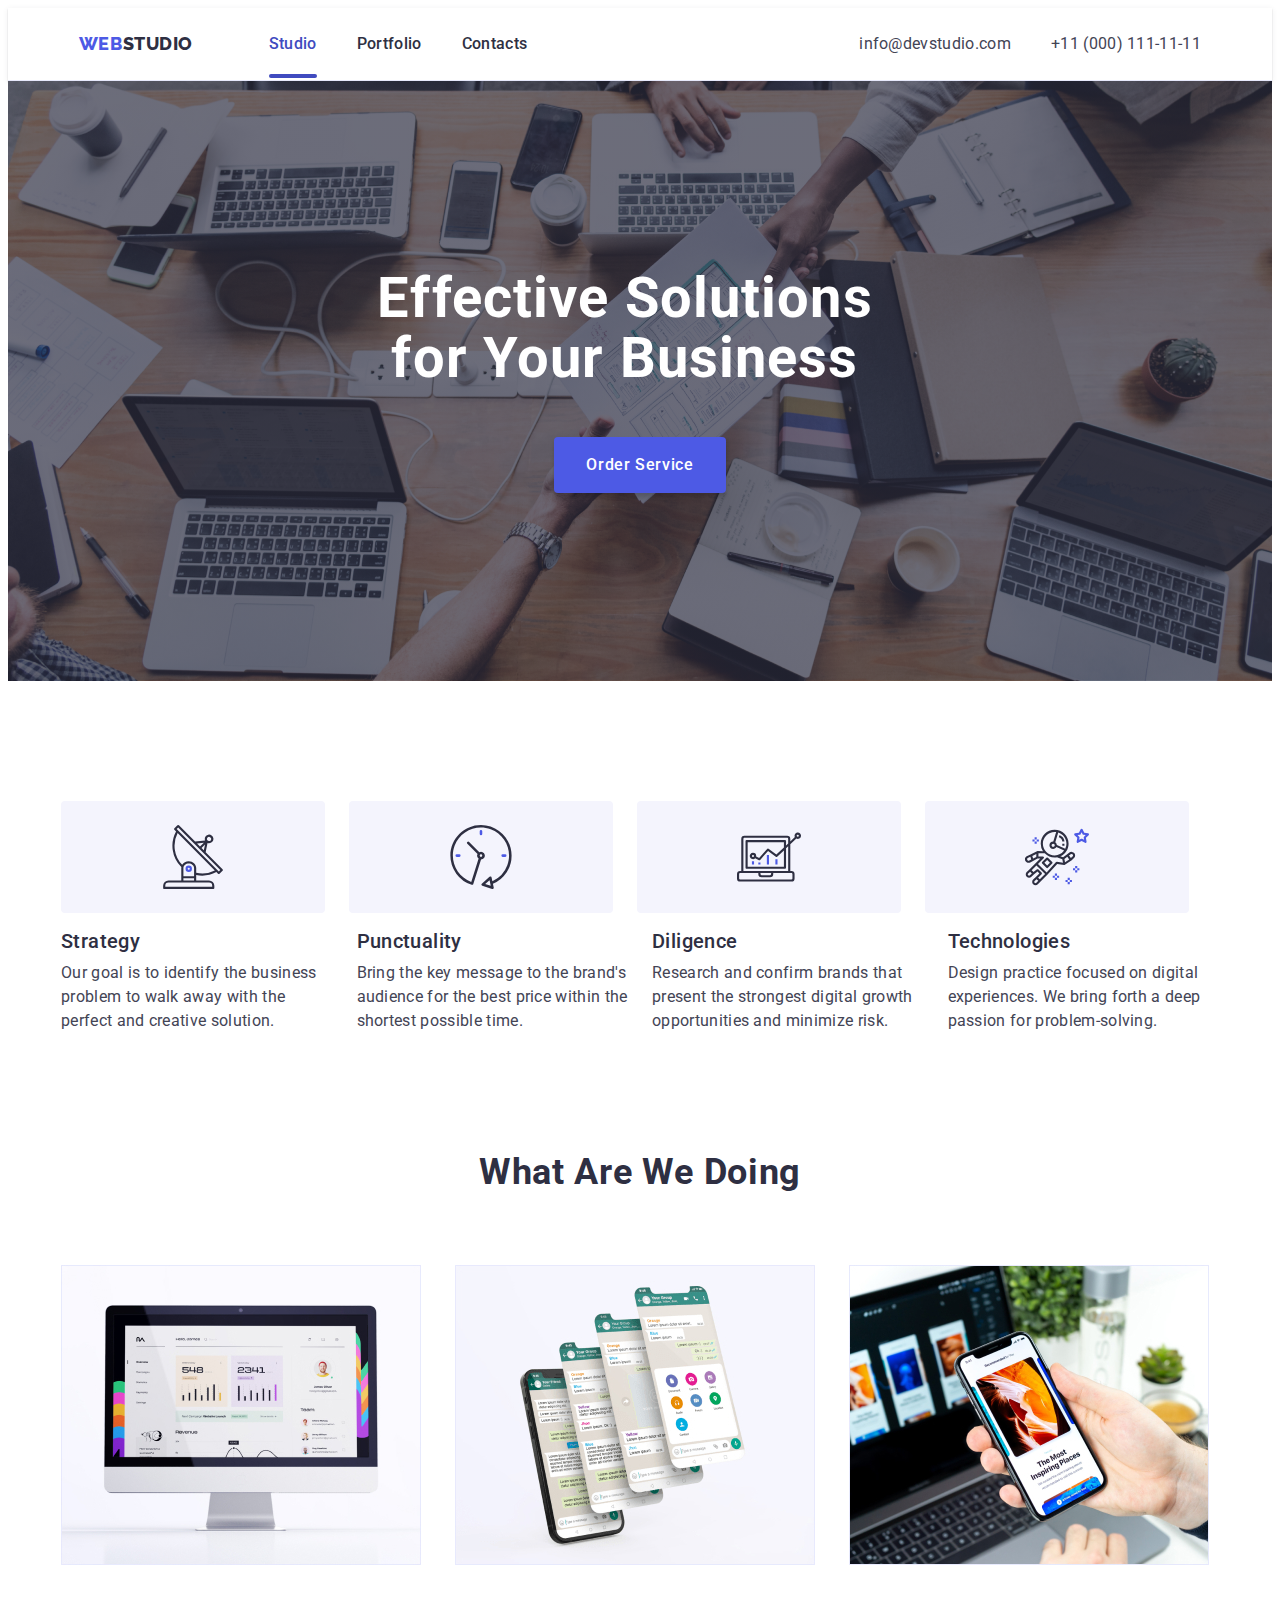
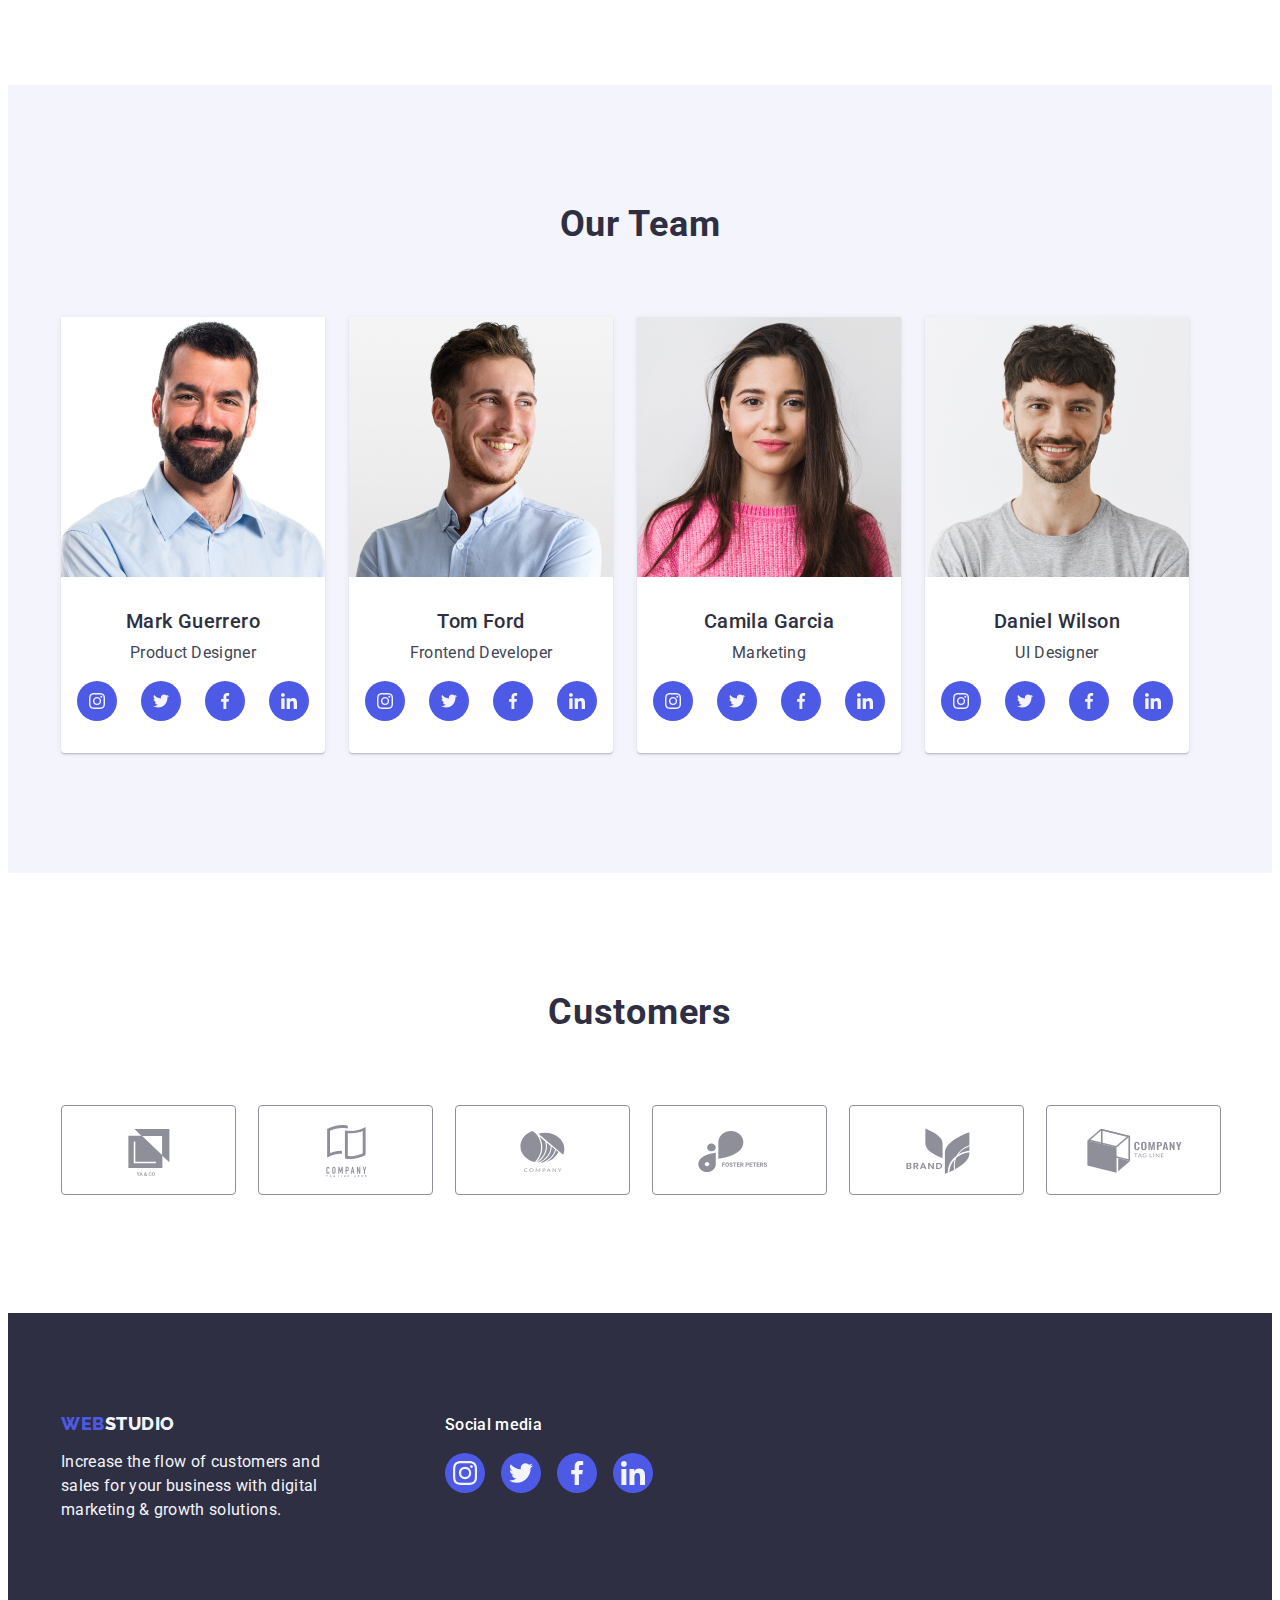
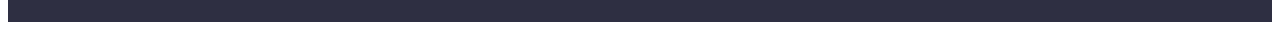
<file: index.html>
<!DOCTYPE html>
<html lang="en">
  <!--System info-->
  <head>
    <meta charset="UTF-8" />
    <meta
      name="description"
      content="Web studio page effective Solutions for Your Business"
    />
    <link rel="preconnect" href="https://fonts.googleapis.com" />
    <link rel="preconnect" href="https://fonts.gstatic.com" crossorigin />
    <link
      href="https://fonts.googleapis.com/css2?family=Raleway:wght@800&family=Roboto:wght@400;500;700&display=swap"
      rel="stylesheet"
    />
    <link
      rel="stylesheet"
      href="https://cdnjs.cloudflare.com/ajax/libs/modern-normalize/2.0.0/modern-normalize.min.css"
      integrity="sha512-4xo8blKMVCiXpTaLzQSLSw3KFOVPWhm/TRtuPVc4WG6kUgjH6J03IBuG7JZPkcWMxJ5huwaBpOpnwYElP/m6wg=="
      crossorigin="anonymous"
      referrerpolicy="no-referrer"
    />
    <link rel="stylesheet" href="./css/styles.css" />
    <title>Web Studio</title>
  </head>
  <body>
    <!--Had page-->
    <header class="header-border">
      <div class="container header-main">
        <nav class="header-nav">
          <a href="./index.html" class="logo list logo-header"
            >Web<span class="logo-two">Studio</span></a
          >
          <ul class="list list-header">
            <li>
              <a href="./index.html" class="link list header-link current"
                >Studio</a
              >
            </li>
            <li>
              <a href="./portfolio.html" class="link list header-link"
                >Portfolio</a
              >
            </li>
            <li>
              <a href="" class="link list header-link">Contacts</a>
            </li>
          </ul>
        </nav>
        <address class="adress-style">
          <ul class="list adress-list">
            <li class="list">
              <a href="mailto:info@devstudio.com" class="link mail-phone"
                >info@devstudio.com</a
              >
            </li>
            <li class="list">
              <a href="tel:+110001111111" class="link mail-phone"
                >+11 (000) 111-11-11</a
              >
            </li>
          </ul>
        </address>
      </div>
    </header>
    <!--Main content for page-->
    <main>
      <section class="hero-background main-section">
        <div class="container">
          <h1 class="header-big">Effective Solutions for Your Business</h1>
          <button type="button" class="button-main" data-modal-open>
            Order Service
          </button>
        </div>
      </section>
      <section class="sec-padding" id="Features">
        <div class="container section-features">
          <h2 class="visually-hidden">Features</h2>
          <ul class="list list-section-features icon-margin">
            <li class="features-item-icon">
              <div class="icon-features">
                <svg width="64" height="64">
                  <use href="./images/icons.svg#icon-antenna-1"></use>
                </svg>
              </div>
            </li>
            <li class="features-item-icon">
              <div class="icon-features">
                <svg width="64" height="64">
                  <use href="./images/icons.svg#icon-clock-1"></use>
                </svg>
              </div>
            </li>
            <li class="features-item-icon">
              <div class="icon-features">
                <svg width="64" height="64">
                  <use href="./images/icons.svg#icon-diagram-1"></use>
                </svg>
              </div>
            </li>
            <li class="features-item-icon">
              <div class="icon-features">
                <svg width="64" height="64">
                  <use href="./images/icons.svg#icon-astronaut-1"></use>
                </svg>
              </div>
            </li>
          </ul>
          <ul class="list list-section-features">
            <li class="features-item">
              <h3 class="header-small title-features">Strategy</h3>
              <p class="paragraf">
                Our goal is to identify the business problem to walk away with
                the perfect and creative solution.
              </p>
            </li>
            <li class="features-item">
              <h3 class="header-small title-features">Punctuality</h3>
              <p class="paragraf">
                Bring the key message to the brand's audience for the best price
                within the shortest possible time.
              </p>
            </li>
            <li class="features-item">
              <h3 class="header-small title-features">Diligence</h3>
              <p class="paragraf">
                Research and confirm brands that present the strongest digital
                growth opportunities and minimize risk.
              </p>
            </li>
            <li class="features-item">
              <h3 class="header-small title-features">Technologies</h3>
              <p class="paragraf">
                Design practice focused on digital experiences. We bring forth a
                deep passion for problem-solving.
              </p>
            </li>
          </ul>
        </div>
      </section>
      <section class="sec-paddingcenter" id="What-are-we-doing">
        <div class="container section-features">
          <h2 class="header-medium title-wawd">What are we doing</h2>
          <ul class="list list-wawd">
            <li class="item-wawd">
              <img src="./images/img1sq.jpg" alt="monitor" width="360" />
            </li>
            <li class="item-wawd">
              <img
                src="./images/img2sq.jpg"
                alt="phone and screnshot"
                width="360"
              />
            </li>
            <li class="item-wawd">
              <img src="./images/img3sq.jpg" alt="just phone" width="360" />
            </li>
          </ul>
        </div>
      </section>
      <section id="our-team" class="cloudbg sec-padding">
        <div class="container section-ourteam">
          <h2 class="header-medium title-ourteam">Our Team</h2>
          <ul class="list list-ourteam">
            <li class="card-team">
              <img
                src="./images/imgsq.jpg"
                alt="Mark Guerrero"
                width="264"
                height="260"
              />
              <div class="name-team">
                <h3 class="header-small title-name">Mark Guerrero</h3>
                <p class="paragraf name-text">Product Designer</p>
                <ul class="list social-link social-item">
                  <li class="social-link">
                    <a href="" class="link">
                      <svg width="16" height="16" class="section-ourteam-icon">
                        <use href="./images/icons.svg#icon-instagram-2"></use>
                      </svg>
                    </a>
                  </li>
                  <li class="social-link">
                    <a href="" class="link">
                      <svg width="16" height="16" class="section-ourteam-icon">
                        <use href="./images/icons.svg#icon-twitter-1"></use>
                      </svg>
                    </a>
                  </li>
                  <li class="social-link">
                    <a href="" class="link">
                      <svg width="16" height="16" class="section-ourteam-icon">
                        <use href="./images/icons.svg#icon-facebook-1"></use>
                      </svg>
                    </a>
                  </li>
                  <li class="social-link">
                    <a href="" class="link">
                      <svg width="16" height="16" class="section-ourteam-icon">
                        <use href="./images/icons.svg#icon-linkedin-1"></use>
                      </svg>
                    </a>
                  </li>
                </ul>
              </div>
            </li>
            <li class="card-team">
              <img
                src="./images/img(1)sq.jpg"
                alt="Tom Ford"
                width="264"
                height="260"
              />
              <div class="name-team">
                <h3 class="header-small title-name">Tom Ford</h3>
                <p class="paragraf name-text">Frontend Developer</p>
                <ul class="list social-link social-item">
                  <li class="social-link">
                    <a href="" class="link">
                      <svg width="16" height="16" class="section-ourteam-icon">
                        <use href="./images/icons.svg#icon-instagram-2"></use>
                      </svg>
                    </a>
                  </li>
                  <li class="social-link">
                    <a href="" class="link">
                      <svg width="16" height="16" class="section-ourteam-icon">
                        <use href="./images/icons.svg#icon-twitter-1"></use>
                      </svg>
                    </a>
                  </li>
                  <li class="social-link">
                    <a href="" class="link">
                      <svg width="16" height="16" class="section-ourteam-icon">
                        <use href="./images/icons.svg#icon-facebook-1"></use>
                      </svg>
                    </a>
                  </li>
                  <li class="social-link">
                    <a href="" class="link">
                      <svg width="16" height="16" class="section-ourteam-icon">
                        <use href="./images/icons.svg#icon-linkedin-1"></use>
                      </svg>
                    </a>
                  </li>
                </ul>
              </div>
            </li>
            <li class="card-team">
              <img
                src="./images/img(2)sq.jpg"
                alt="Camila Garcia"
                width="264"
                height="260"
              />
              <div class="name-team">
                <h3 class="header-small title-name">Camila Garcia</h3>
                <p class="paragraf name-text">Marketing</p>
                <ul class="list social-link social-item">
                  <li class="social-link">
                    <a href="" class="link">
                      <svg width="16" height="16" class="section-ourteam-icon">
                        <use href="./images/icons.svg#icon-instagram-2"></use>
                      </svg>
                    </a>
                  </li>
                  <li class="social-link">
                    <a href="" class="link">
                      <svg width="16" height="16" class="section-ourteam-icon">
                        <use href="./images/icons.svg#icon-twitter-1"></use>
                      </svg>
                    </a>
                  </li>
                  <li class="social-link">
                    <a href="" class="link">
                      <svg width="16" height="16" class="section-ourteam-icon">
                        <use href="./images/icons.svg#icon-facebook-1"></use>
                      </svg>
                    </a>
                  </li>
                  <li class="social-link">
                    <a href="" class="link">
                      <svg width="16" height="16" class="section-ourteam-icon">
                        <use href="./images/icons.svg#icon-linkedin-1"></use>
                      </svg>
                    </a>
                  </li>
                </ul>
              </div>
            </li>
            <li class="card-team">
              <img
                src="./images/img(3)sq.jpg"
                alt="Daniel Wilson"
                width="264"
                height="260"
              />
              <div class="name-team">
                <h3 class="header-small title-name">Daniel Wilson</h3>
                <p class="paragraf name-text">UI Designer</p>
                <ul class="list social-link social-item">
                  <li class="social-link">
                    <a href="" class="link">
                      <svg width="16" height="16" class="section-ourteam-icon">
                        <use href="./images/icons.svg#icon-instagram-2"></use>
                      </svg>
                    </a>
                  </li>
                  <li class="social-link">
                    <a href="" class="link">
                      <svg width="16" height="16" class="section-ourteam-icon">
                        <use href="./images/icons.svg#icon-twitter-1"></use>
                      </svg>
                    </a>
                  </li>
                  <li class="social-link">
                    <a href="" class="link">
                      <svg width="16" height="16" class="section-ourteam-icon">
                        <use href="./images/icons.svg#icon-facebook-1"></use>
                      </svg>
                    </a>
                  </li>
                  <li class="social-link">
                    <a href="" class="link">
                      <svg width="16" height="16" class="section-ourteam-icon">
                        <use href="./images/icons.svg#icon-linkedin-1"></use>
                      </svg>
                    </a>
                  </li>
                </ul>
              </div>
            </li>
          </ul>
        </div>
      </section>
      <section class="section-customers">
        <div class="container">
          <h2 class="header-medium title-customers">Customers</h2>
          <ul class="list section-customers-list">
            <li class="section-customers-item">
              <a href="" class="customers-link">
                <svg width="104" height="56" class="customers-icon">
                  <use href="./images/icons.svg#icon-Logo"></use>
                </svg>
              </a>
            </li>
            <li class="section-customers-item">
              <a href="" class="customers-link">
                <svg width="104" height="56" class="customers-icon">
                  <use href="./images/icons.svg#icon-Logo-1"></use>
                </svg>
              </a>
            </li>
            <li class="section-customers-item">
              <a href="" class="customers-link">
                <svg width="104" height="56" class="customers-icon">
                  <use href="./images/icons.svg#icon-Logo-2"></use>
                </svg>
              </a>
            </li>
            <li class="section-customers-item">
              <a href="" class="customers-link">
                <svg width="104" height="56" class="customers-icon">
                  <use href="./images/icons.svg#icon-Logo-3"></use>
                </svg>
              </a>
            </li>
            <li class="section-customers-item">
              <a href="" class="customers-link">
                <svg width="104" height="56" class="customers-icon">
                  <use href="./images/icons.svg#icon-Logo-4"></use>
                </svg>
              </a>
            </li>
            <li class="section-customers-item">
              <a href="" class="customers-link">
                <svg width="104" height="56" class="customers-icon">
                  <use href="./images/icons.svg#icon-Logo-5"></use>
                </svg>
              </a>
            </li>
          </ul>
        </div>
      </section>
    </main>
    <!--footer page-->
    <footer class="navybluebg footer-section">
      <div class="container footer-content">
        <div class="footer-item">
          <a href="./index.html" class="logo footer-link"
            >Web<span class="logo-three">Studio</span></a
          >
          <p class="footer-text">
            Increase the flow of customers and sales for your business with
            digital marketing & growth solutions.
          </p>
        </div>
        <div>
          <p class="social-footer-text">Social media</p>
          <ul class="list social-link-footer social-footer">
            <li class="footer-list-item">
              <a href="" class="link">
                <svg width="24" height="24" class="section-footer-icon">
                  <use href="./images/icons.svg#icon-instagram-2"></use>
                </svg>
              </a>
            </li>
            <li class="footer-list-item">
              <a href="" class="link">
                <svg width="24" height="24" class="section-footer-icon">
                  <use href="./images/icons.svg#icon-twitter-1"></use>
                </svg>
              </a>
            </li>
            <li class="footer-list-item">
              <a href="" class="link">
                <svg width="24" height="24" class="section-footer-icon">
                  <use href="./images/icons.svg#icon-facebook-1"></use>
                </svg>
              </a>
            </li>
            <li class="footer-list-item">
              <a href="" class="link">
                <svg width="24" height="24" class="section-footer-icon">
                  <use href="./images/icons.svg#icon-linkedin-1"></use>
                </svg>
              </a>
            </li>
          </ul>
        </div>
      </div>
    </footer>
    <div class="backdrop is-hidden" data-modal>
      <div class="modal">
        <button type="button" class="modal-button" data-modal-close>
          <svg width="8" height="8" class="button-close">
            <use href="./images/icons.svg#icon-close-black"></use>
          </svg>
        </button>
      </div>
    </div>
    <script src="./js/modal.js"></script>
  </body>
</html>
</file>
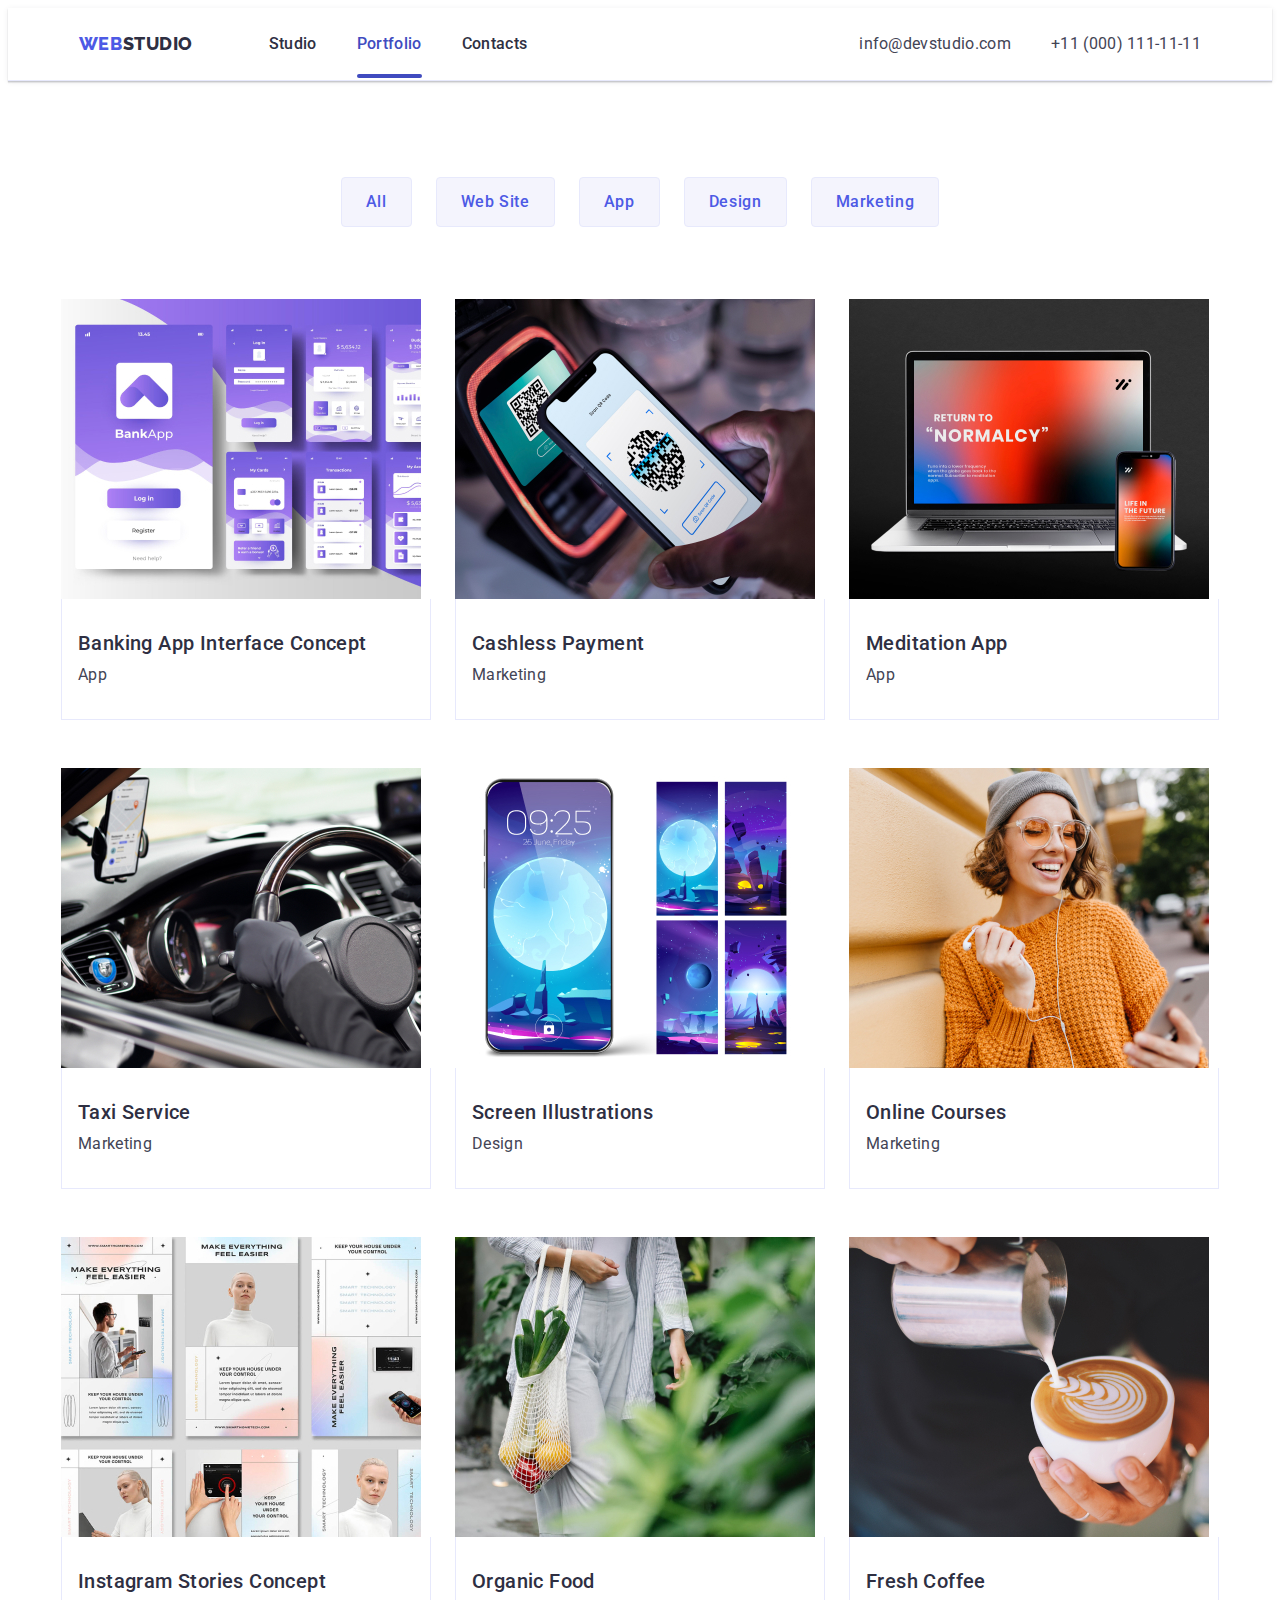
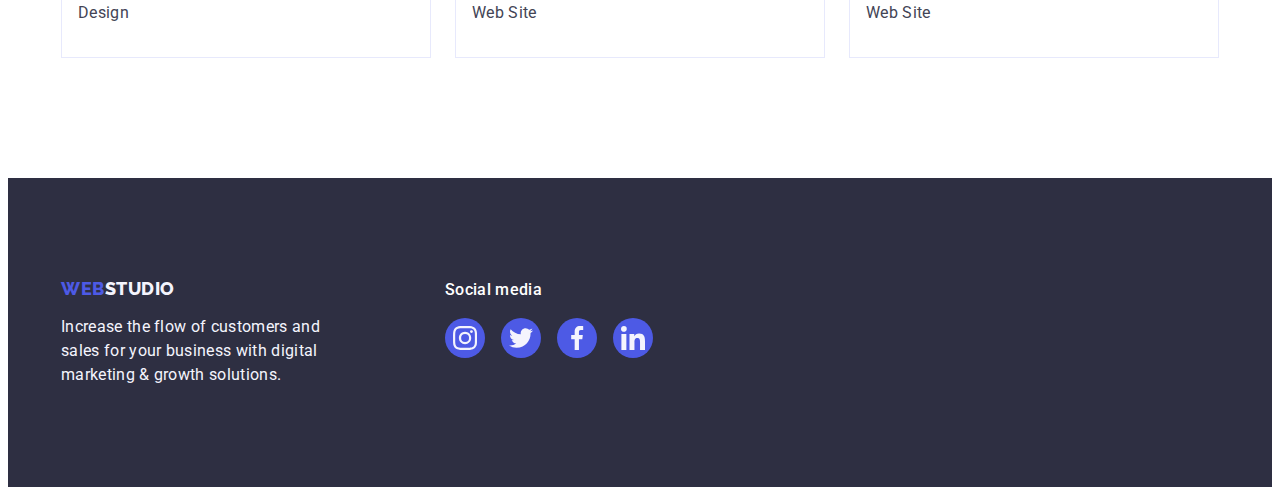
<file: portfolio.html>
<!DOCTYPE html>
<html lang="en">
  <!--System info-->
  <head>
    <meta charset="UTF-8" />
    <meta
      name="description"
      content="Web studio page effective Solutions for Your Business"
    />
    <link rel="preconnect" href="https://fonts.googleapis.com" />
    <link rel="preconnect" href="https://fonts.gstatic.com" crossorigin />
    <link
      href="https://fonts.googleapis.com/css2?family=Raleway:wght@800&family=Roboto:wght@400;500;700&display=swap"
      rel="stylesheet"
    />
    <link
      rel="stylesheet"
      href="https://cdnjs.cloudflare.com/ajax/libs/modern-normalize/2.0.0/modern-normalize.min.css"
      integrity="sha512-4xo8blKMVCiXpTaLzQSLSw3KFOVPWhm/TRtuPVc4WG6kUgjH6J03IBuG7JZPkcWMxJ5huwaBpOpnwYElP/m6wg=="
      crossorigin="anonymous"
      referrerpolicy="no-referrer"
    />
    <link rel="stylesheet" href="./css/styles.css" />
    <title>Portfolio</title>
  </head>
  <body>
    <!--Had page-->
    <header class="header-border">
      <div class="container header-main">
        <nav class="header-nav">
          <a href="./index.html" class="logo list logo-header"
            >Web<span class="logo-two">Studio</span></a
          >
          <ul class="list list-header">
            <li>
              <a href="./index.html" class="link list header-link">Studio</a>
            </li>
            <li>
              <a href="./portfolio.html" class="link list header-link current"
                >Portfolio</a
              >
            </li>
            <li>
              <a href="" class="link list header-link">Contacts</a>
            </li>
          </ul>
        </nav>
        <address class="adress-style">
          <ul class="list adress-list">
            <li class="list">
              <a href="mailto:info@devstudio.com" class="link mail-phone"
                >info@devstudio.com</a
              >
            </li>
            <li class="list adrss-item">
              <a href="tel:+110001111111" class="link mail-phone"
                >+11 (000) 111-11-11</a
              >
            </li>
          </ul>
        </address>
      </div>
    </header>
    <!--Main content for page-->
    <main>
      <section class="porfolio-main" id="All-content">
        <div class="container">
          <h1 class="visually-hidden">Filters</h1>
          <ul class="list list-portfolio-bitton">
            <li class="button-list-item">
              <button type="button" class="button-list">All</button>
            </li>
            <li class="button-list-item">
              <button type="button" class="button-list">Web Site</button>
            </li>
            <li class="button-list-item">
              <button type="button" class="button-list">App</button>
            </li>
            <li class="button-list-item">
              <button type="button" class="button-list">Design</button>
            </li>
            <li class="button-list-item">
              <button type="button" class="button-list">Marketing</button>
            </li>
          </ul>
          <ul class="list list-portfolio-content">
            <li class="card item-portfolio">
              <a href="./portfolio.html" class="link">
                <div class="hover-card-potfolio">
                  <img
                    src="./images/imgp1sq.jpg"
                    alt="Screen Bank App"
                    width="360"
                    height="300"
                  />
                  <p class="overlay">
                    14 Stylish and User-Friendly App Design Concepts · Task
                    Manager App · Calorie Tracker App · Exotic Fruit Ecommerce
                    App · Cloud Storage App
                  </p>
                </div>
                <div class="portfolio-item-text">
                  <h2 class="header-small portfolio-title">
                    Banking App Interface Concept
                  </h2>
                  <p class="paragraf">App</p>
                </div>
              </a>
            </li>

            <li class="card item-portfolio">
              <a href="./portfolio.html" class="link">
                <div class="hover-card-potfolio">
                  <img
                    src="./images/imgp2sq.jpg"
                    alt="Pay Phone"
                    width="360"
                    height="300"
                  />
                  <p class="overlay">
                    14 Stylish and User-Friendly App Design Concepts · Task
                    Manager App · Calorie Tracker App · Exotic Fruit Ecommerce
                    App · Cloud Storage App
                  </p>
                </div>
                <div class="portfolio-item-text">
                  <h2 class="header-small portfolio-title">Cashless Payment</h2>
                  <p class="paragraf">Marketing</p>
                </div>
              </a>
            </li>
            <li class="card item-portfolio">
              <a href="./portfolio.html" class="link">
                <div class="hover-card-potfolio">
                  <img
                    src="./images/imgp3sq.jpg"
                    alt="laptop and phone"
                    width="360"
                    height="300"
                  />
                  <p class="overlay">
                    14 Stylish and User-Friendly App Design Concepts · Task
                    Manager App · Calorie Tracker App · Exotic Fruit Ecommerce
                    App · Cloud Storage App
                  </p>
                </div>
                <div class="portfolio-item-text">
                  <h2 class="header-small portfolio-title">Meditation App</h2>
                  <p class="paragraf">App</p>
                </div>
              </a>
            </li>
            <li class="card item-portfolio">
              <a href="./portfolio.html" class="link">
                <div class="hover-card-potfolio">
                  <img
                    src="./images/imgp4sq.jpg"
                    alt="Inside car"
                    width="360"
                    height="300"
                  />
                  <p class="overlay">
                    14 Stylish and User-Friendly App Design Concepts · Task
                    Manager App · Calorie Tracker App · Exotic Fruit Ecommerce
                    App · Cloud Storage App
                  </p>
                </div>
                <div class="portfolio-item-text">
                  <h2 class="header-small portfolio-title">Taxi Service</h2>
                  <p class="paragraf">Marketing</p>
                </div>
              </a>
            </li>
            <li class="card item-portfolio">
              <a href="./portfolio.html" class="link">
                <div class="hover-card-potfolio">
                  <img
                    src="./images/imgp5sq.jpg"
                    alt="Screen Illustrations"
                    width="360"
                    height="300"
                  />
                  <p class="overlay">
                    14 Stylish and User-Friendly App Design Concepts · Task
                    Manager App · Calorie Tracker App · Exotic Fruit Ecommerce
                    App · Cloud Storage App
                  </p>
                </div>
                <div class="portfolio-item-text">
                  <h2 class="header-small portfolio-title">
                    Screen Illustrations
                  </h2>
                  <p class="paragraf">Design</p>
                </div>
              </a>
            </li>
            <li class="card item-portfolio">
              <a href="./portfolio.html" class="link">
                <div class="hover-card-potfolio">
                  <img
                    src="./images/imgp6sq.jpg"
                    alt="beautiful girl"
                    width="360"
                    height="300"
                  />
                  <p class="overlay">
                    14 Stylish and User-Friendly App Design Concepts · Task
                    Manager App · Calorie Tracker App · Exotic Fruit Ecommerce
                    App · Cloud Storage App
                  </p>
                </div>
                <div class="portfolio-item-text">
                  <h2 class="header-small portfolio-title">Online Courses</h2>
                  <p class="paragraf">Marketing</p>
                </div>
              </a>
            </li>
            <li class="card item-portfolio">
              <a href="./portfolio.html" class="link">
                <div class="hover-card-potfolio">
                  <img
                    src="./images/imgp7sq.jpg"
                    alt="Instagram Stories Concept"
                    width="360"
                    height="300"
                  />
                  <p class="overlay">
                    14 Stylish and User-Friendly App Design Concepts · Task
                    Manager App · Calorie Tracker App · Exotic Fruit Ecommerce
                    App · Cloud Storage App
                  </p>
                </div>
                <div class="portfolio-item-text">
                  <h2 class="header-small portfolio-title">
                    Instagram Stories Concept
                  </h2>
                  <p class="paragraf">Design</p>
                </div>
              </a>
            </li>
            <li class="card item-portfolio">
              <a href="./portfolio.html" class="link">
                <div class="hover-card-potfolio">
                  <img
                    src="./images/imgp8sq.jpg"
                    alt="\person with fruits"
                    width="360"
                    height="300"
                  />
                  <p class="overlay">
                    14 Stylish and User-Friendly App Design Concepts · Task
                    Manager App · Calorie Tracker App · Exotic Fruit Ecommerce
                    App · Cloud Storage App
                  </p>
                </div>
                <div class="portfolio-item-text">
                  <h2 class="header-small portfolio-title">Organic Food</h2>
                  <p class="paragraf">Web Site</p>
                </div>
              </a>
            </li>
            <li class="card item-portfolio">
              <a href="./portfolio.html" class="link">
                <div class="hover-card-potfolio">
                  <img
                    src="./images/imgp9sq.jpg"
                    alt="latte"
                    width="360"
                    height="300"
                  />
                  <p class="overlay">
                    14 Stylish and User-Friendly App Design Concepts · Task
                    Manager App · Calorie Tracker App · Exotic Fruit Ecommerce
                    App · Cloud Storage App
                  </p>
                </div>
                <div class="portfolio-item-text">
                  <h2 class="header-small portfolio-title">Fresh Coffee</h2>
                  <p class="paragraf">Web Site</p>
                </div>
              </a>
            </li>
          </ul>
        </div>
      </section>
    </main>
    <!--footer page-->
    <footer class="navybluebg footer-section">
      <div class="container footer-content">
        <div class="footer-item">
          <a href="./index.html" class="logo footer-link"
            >Web<span class="logo-three">Studio</span></a
          >
          <p class="footer-text">
            Increase the flow of customers and sales for your business with
            digital marketing & growth solutions.
          </p>
        </div>
        <div>
          <p class="social-footer-text">Social media</p>
          <ul class="list social-link-footer social-footer">
            <li class="footer-list-item">
              <a href="" class="link">
                <svg width="24" height="24" class="section-footer-icon">
                  <use href="./images/icons.svg#icon-instagram-2"></use>
                </svg>
              </a>
            </li>
            <li class="footer-list-item">
              <a href="" class="link">
                <svg width="24" height="24" class="section-footer-icon">
                  <use href="./images/icons.svg#icon-twitter-1"></use>
                </svg>
              </a>
            </li>
            <li class="footer-list-item">
              <a href="" class="link">
                <svg width="24" height="24" class="section-footer-icon">
                  <use href="./images/icons.svg#icon-facebook-1"></use>
                </svg>
              </a>
            </li>
            <li class="footer-list-item">
              <a href="" class="link">
                <svg width="24" height="24" class="section-footer-icon">
                  <use href="./images/icons.svg#icon-linkedin-1"></use>
                </svg>
              </a>
            </li>
          </ul>
        </div>
      </div>
    </footer>
  </body>
</html>
</file>
<file: css/styles.css>
:root {
  --iris: #4d5ae5;
  --ocean: #404bbf;
  --navyblue: #2e2f42;
  --green: #31d0aa;
  --lightslate: #8e8f99;
  --cornflower: #e7e9fc;
  --cloud: #f4f4fd;
  --grey: #2e2f42;
  --dairy: #fcfcfc;
  --white: #ffffff;
  --adress: #434455;
}

body {
  font-family: "Roboto", sans-serif;
  color: #434455;
  background-color: #ffffff;
  line-height: 1.5;
  font-size: 16px;
  letter-spacing: 0.02em;
}
.list {
  list-style: none;
  text-decoration: none;
  transition: color 250ms cubic-bezier(0.4, 0, 0.2, 1);
}
.header-big {
  line-height: 1.07;
  font-size: 56px;
  font-weight: 700;
  letter-spacing: 1.12px;
  color: var(--white);
  text-align: center;
  margin-right: 316px;
  margin-left: 316px;
  max-width: 496px;
}
.header-medium {
  line-height: 1.11;
  font-size: 36px;
  font-weight: 700;
  letter-spacing: 0.02em;
  color: var(--navyblue);
  text-transform: capitalize;
  text-align: center;
}
.header-small {
  line-height: 1.2;
  font-size: 20px;
  font-weight: 500;
  letter-spacing: 0.02em;
  color: var(--navyblue);
}
.small-text {
  font-size: 12px;
  font-weight: 400;
  letter-spacing: 2%;
}
.button-main {
  font-size: 16px;
  font-weight: 500;
  letter-spacing: 0.04em;
  cursor: pointer;
  line-height: 1.5;
  background: var(--iris);
  color: var(--white);
  font-family: "Roboto", sans-serif;
  display: block;
  min-width: 169px;
  height: 56px;
  border: none;
  border-radius: 4px;
  margin-top: 48px;
  margin-right: auto;
  margin-left: auto;
  min-width: 169px;

  box-shadow: 0px 4px 4px 0px rgba(0, 0, 0, 0.15);
  padding-top: 16px;
  padding-bottom: 16px;
  padding-left: 32px;
  padding-right: 32px;
  transition: background-color 250ms cubic-bezier(0.4, 0, 0.2, 1);
}

.button-main:hover,
.button-main:focus {
  background-color: var(--ocean);
  color: var(--white);
}
.hero-background {
  background-color: var(--navyblue);
  background-image: linear-gradient(
      rgba(46, 47, 66, 0.7),
      rgba(46, 47, 66, 0.7)
    ),
    url(../images/hero-background-image.jpeg);
  background-repeat: no-repeat;
  background-position: center;
  background-size: cover;
  margin: auto;
}
.navybluebg {
  background-color: var(--navyblue);
}
.cloudbg {
  background-color: var(--cloud);
}

.footer-text {
  font-weight: 400;

  color: var(--cloud);
}
.header-link {
  color: var(--navyblue);
  font-weight: 500;
  letter-spacing: 0.02em;
  font-size: 16px;
  line-height: 1.5;
}

.logo {
  font-family: "Raleway", sans-serif;
  font-size: 18px;
  text-transform: uppercase;
  color: var(--iris);
  letter-spacing: 0.54px;
  line-height: 1.17;
  font-weight: 800;
}
.logo-two {
  font-size: 18px;
  text-transform: uppercase;
  color: var(--navyblue);
  letter-spacing: 0.54px;
  line-height: 1.17;
  font-weight: 800;
}
.logo-three {
  font-size: 18px;
  text-transform: uppercase;
  color: var(--cloud);
  letter-spacing: 0.54px;
  line-height: 1.17;
  font-weight: 800;
}

.card {
  background: var(--white);
}

.link:hover,
.link:focus {
  color: var(--ocean);
}
.card-team {
  background-color: #ffffff;
  border-radius: 0px 0px 4px 4px;
  box-shadow: 0px 2px 1px 0px rgba(46, 47, 66, 0.08),
    0px 1px 1px 0px rgba(46, 47, 66, 0.16),
    0px 1px 6px 0px rgba(46, 47, 66, 0.08);
}
.link {
  text-decoration: none;
  transition: color 250ms cubic-bezier(0.4, 0, 0.2, 1);
}
.adress-style {
  font-style: normal;
  padding-top: 24px;
  padding-bottom: 24px;
}
.mail-phone {
  color: var(--adress);
  letter-spacing: 0.02em;
}
.paragraf {
  color: var(--adress);
}
.button-list {
  font-size: 16px;
  font-weight: 500;
  letter-spacing: 0.04em;
  cursor: pointer;
  line-height: 1.5;
  background: var(--cloud);
  transition: color 250ms cubic-bezier(0.4, 0, 0.2, 1),
    background-color 250ms cubic-bezier(0.4, 0, 0.2, 1),
    border-color 250ms cubic-bezier(0.4, 0, 0.2, 1),
    box-shadow 250ms cubic-bezier(0.4, 0, 0.2, 1);
  color: var(--iris);
  font-family: "Roboto", sans-serif;
  display: flex;
  padding: 12px 24px;
  justify-content: center;
  align-items: center;
  border-radius: 4px;
  border: 1px solid var(--cornflower);
}
.button-list:hover,
.button-list:focus {
  background-color: var(--ocean);
  color: var(--white);
  border: 1px solid transparent;
  box-shadow: 0px 3px 1px rgba(0, 0, 0, 0.1), 0px 2px 1px rgba(0, 0, 0, 0.08),
    0px 2px 2px rgba(0, 0, 0, 0.12);
}
.button-list-item {
  transition: color 250ms cubic-bezier(0.4, 0, 0.2, 1),
    background-color 250ms cubic-bezier(0.4, 0, 0.2, 1),
    border-color 250ms cubic-bezier(0.4, 0, 0.2, 1),
    box-shadow 250ms cubic-bezier(0.4, 0, 0.2, 1);
}

.visually-hidden {
  position: absolute;
  width: 1px;
  height: 1px;
  margin: -1px;
  border: 0;
  padding: 0;
  white-space: nowrap;
  clip-path: inset(100%);
  clip: rect(0 0 0 0);
  overflow: hidden;
}
ul,
ol {
  margin-top: 0;
  margin-bottom: 0;
  padding-left: 0;
}
img {
  display: block;
}
h1,
h2,
h3,
h4,
h5,
h6,
p {
  margin-top: 0;
  margin-bottom: 0;
}

/*Header*/
.container {
  width: 1158px;
  padding: 0 15px;
  margin: 0 auto;
}

.header-border {
  border-bottom: 1px solid #e7e9fc;
  box-shadow: 0px 2px 1px rgba(46, 47, 66, 0.08),
    0px 1px 1px rgba(46, 47, 66, 0.16), 0px 1px 6px rgba(46, 47, 66, 0.08);
}
.header-main {
  display: flex;
  justify-content: center;
}
.header-nav {
  display: flex;
  align-items: center;
  margin-right: 332px;
  padding-top: 24px;
  padding-bottom: 24px;
}
.logo-header {
  margin-right: 76px;
}
.list-header {
  display: flex;
  gap: 40px;
}

.adress-list {
  display: flex;
  gap: 40px;
}
.header-link {
  padding: 24px 0;
}

/*Main*/
.main-section {
  padding: 188px 0;
  max-width: 1440px;
}

.section-features {
  margin: auto;
}
.list-section-features {
  display: flex;
  gap: 24px;
}
.icon-margin {
  margin-bottom: 8px;
}
.icon-features {
  display: flex;
  align-items: center;
  justify-content: center;
  height: 112px;
  margin-bottom: 8px;
  border-radius: 4px;
  background-color: var(--cloud);
}
.features-item-icon {
  width: 264px;
}
.features-item {
  width: calc((100% - 72px) / 4);
}
.title-features {
  margin-bottom: 8px;
}

.title-wawd {
  margin-bottom: 72px;
}
.list-wawd {
  display: flex;
  gap: 24px;
}
.item-wawd {
  width: calc((100% - 48px) / 3);
}

.title-ourteam {
  margin-bottom: 72px;
}
.list-ourteam {
  display: flex;
  gap: 24px;
}
.name-team {
  padding: 32px 0;
}
.title-name {
  text-align: center;
  margin-bottom: 8px;
}
.name-text {
  text-align: center;
  margin-bottom: 8px;
}
.section-ourteam-icon {
  fill: var(--cloud);
}
.social-link {
  transition: background-color 250ms cubic-bezier(0.4, 0, 0.2, 1);
}
.social-link .link {
  display: flex;
  width: 40px;
  height: 40px;
  background-color: var(--iris);
  border-radius: 50%;
  justify-content: center;
  align-items: center;
  transition: background-color 250ms cubic-bezier(0.4, 0, 0.2, 1);
}
.social-item {
  display: flex;
  gap: 24px;
  padding-top: 8px;
  padding-bottom: 0px;
  justify-content: center;
  align-items: center;
}
.social-link .link:hover {
  background-color: var(--ocean);
}
.social-link .link:focus {
  background-color: var(--ocean);
}
.section-customers {
  padding: 120px 0;
}
.section-customers-list {
  display: flex;
  gap: 24px;
}
.section-customers-item {
  width: calc((100% - 120px) / 6);
  height: 88px;
}
.customers-link {
  width: 100%;
  height: 100%;
  border: 1px solid var(--lightslate);
  border-radius: 4px;
  display: flex;
  align-items: center;
  justify-content: center;
  color: var(--lightslate);
  transition: border-color 250ms cubic-bezier(0.4, 0, 0.2, 1),
    color 250ms cubic-bezier(0.4, 0, 0.2, 1);
}
.customers-icon {
  fill: currentColor;
}

.customers-link:hover {
  border-color: var(--ocean);
  color: var(--ocean);
}

.customers-link:focus {
  border-color: var(--ocean);
  color: var(--ocean);
}

.title-customers {
  margin-bottom: 72px;
}
.footer-section {
  padding: 100px 0;
}
.footer-link {
  display: inline-block;
  margin-bottom: 16px;
  text-decoration: none;
}
.footer-text {
  max-width: 264px;
}
.social-footer-text {
  color: var(--white);
  font-weight: 500;
  margin-bottom: 16px;
}
.footer-content {
  display: flex;
  align-items: baseline;
}
.footer-item {
  margin-right: 120px;
}

.social-link-footer .link {
  display: flex;
  width: 40px;
  height: 40px;
  background-color: var(--iris);
  border-radius: 50%;
  justify-content: center;
  align-items: center;
  transition: background-color 250ms cubic-bezier(0.4, 0, 0.2, 1);
}
.footer-list-item .link:hover {
  background-color: var(--green);
}
.footer-list-item .link:focus {
  background-color: var(--green);
}
.social-footer {
  display: flex;
  gap: 16px;
}
.section-footer-icon {
  fill: var(--cloud);
}
/*Portfolio-page*/
.porfolio-main {
  padding-top: 96px;
  padding-bottom: 120px;
  display: flex;
  margin: auto;
}
.list-portfolio-bitton {
  display: flex;
  justify-content: center;
  gap: 24px;
  margin-bottom: 72px;
}
.list-portfolio-content {
  display: flex;
  flex-wrap: wrap;
  column-gap: 24px;
  row-gap: 48px;
  transition: box-shadow 250ms cubic-bezier(0.4, 0, 0.2, 1);
}
.item-portfolio {
  width: calc((100% - 48px) / 3);
}
.item-portfolio .link {
  display: block;
  transition: box-shadow 250ms cubic-bezier(0.4, 0, 0.2, 1);
}
.item-portfolio .link:focus {
  box-shadow: 0px 1px 6px rgba(46, 47, 66, 0.08),
    0px 1px 1px rgba(46, 47, 66, 0.16), 0px 2px 1px rgba(46, 47, 66, 0.08);
}

.item-portfolio .link:hover {
  box-shadow: 0px 1px 6px rgba(46, 47, 66, 0.08),
    0px 1px 1px rgba(46, 47, 66, 0.16), 0px 2px 1px rgba(46, 47, 66, 0.08);
}

.portfolio-item-text {
  padding: 32px 16px;
  border: 1px solid #e7e9fc;
  border-top: none;
}
.portfolio-title {
  margin-bottom: 8px;
}
.sec-padding {
  padding: 120px 0;
}
.sec-paddingcenter {
  padding-bottom: 120px;
}

.list-portfolio-content .card:active {
  box-shadow: 0px 2px 1px 0px rgba(46, 47, 66, 0.08),
    0px 1px 1px 0px rgba(46, 47, 66, 0.16),
    0px 1px 6px 0px rgba(46, 47, 66, 0.08);
}
.list-portfolio-content .card:hover {
  box-shadow: 0px 2px 1px 0px rgba(46, 47, 66, 0.08),
    0px 1px 1px 0px rgba(46, 47, 66, 0.16),
    0px 1px 6px 0px rgba(46, 47, 66, 0.08);
}
.overlay {
  padding: 40px 32px;
  background-color: var(--iris);
  color: var(--cloud);
  position: absolute;
  top: 0;
  left: 0;
  width: 100%;
  height: 100%;
  transform: translateY(100%);
  transition: transform 250ms cubic-bezier(0.4, 0, 0.2, 1);
}
.item-portfolio:active .overlay {
  transform: translateY(0);
}
.link:focus .overlay {
  transform: translateY(0%);
}
.item-portfolio:hover .overlay {
  transform: translateY(0%);
}
.hover-card-potfolio {
  position: relative;
  overflow: hidden;
}
.backdrop {
  position: fixed;
  top: 0;
  left: 0;
  width: 100%;
  height: 100%;
  background-color: rgba(46, 47, 66, 0.4);
  transition: opacity 250ms cubic-bezier(0.4, 0, 0.2, 1),
    visibility 250ms cubic-bezier(0.4, 0, 0.2, 1);
}
.is-hidden {
  opacity: 0;
  visibility: hidden;
  pointer-events: none;
}
.modal {
  position: absolute;
  top: 50%;
  left: 50%;
  transform: translate(-50%, -50%) scale(1);
  width: 408px;
  min-height: 584px;
  background: #fcfcfc;
  box-shadow: 0px 1px 1px rgba(0, 0, 0, 0.14), 0px 1px 3px rgba(0, 0, 0, 0.12),
    0px 2px 1px rgba(0, 0, 0, 0.2);
  border-radius: 4px;
  transition: transform 250ms cubic-bezier(0.4, 0, 0.2, 1);
}
.modal-button {
  position: absolute;
  top: 24px;
  right: 24px;
  width: 24px;
  height: 24px;
  border-radius: 50%;
  display: flex;
  align-items: center;
  justify-content: center;
  background-color: #e7e9fc;
  border: 1px solid rgba(0, 0, 0, 0.1);
  padding: 0;
  cursor: pointer;
  transition: background-color 250ms cubic-bezier(0.4, 0, 0.2, 1),
    border 250ms cubic-bezier(0.4, 0, 0.2, 1);
}
.modal-button:hover {
  background-color: var(--ocean);
  border: none;
  fill: #ffffff;
}
.modal-button:focus {
  background-color: var(--ocean);
  border: none;
  fill: #ffffff;
}
.button-close {
  transition: fill 250ms cubic-bezier(0.4, 0, 0.2, 1);
}
.current {
  position: relative;
  color: var(--ocean);
  transition: color 250ms cubic-bezier(0.4, 0, 0.2, 1);
}
.current::after {
  position: absolute;
  left: 0;
  bottom: -1px;
  height: 4px;
  width: 100%;
  background-color: var(--ocean);
  border-radius: 2px;
  content: "";
}
</file>
